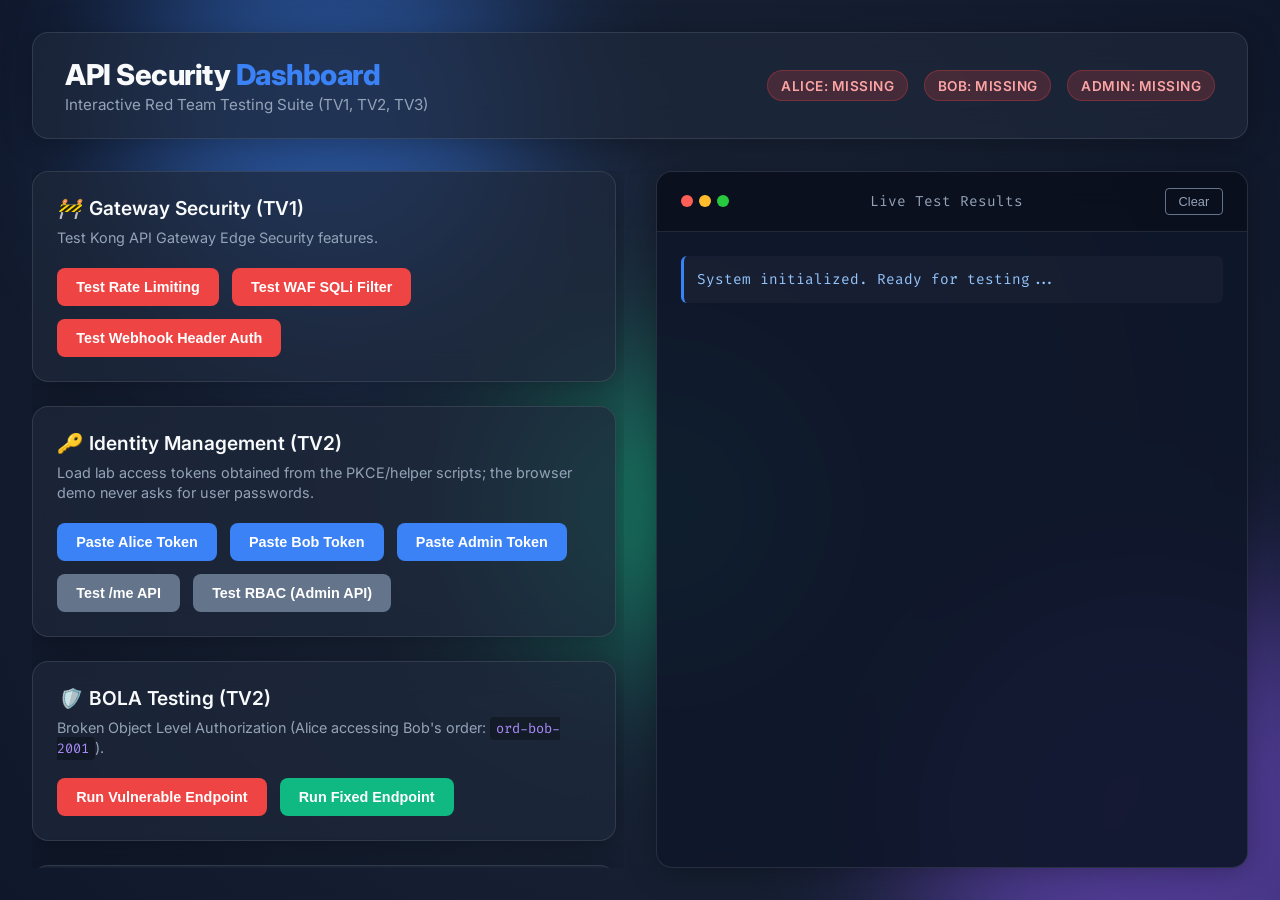
<file: frontend/index.html>
<!DOCTYPE html>
<html lang="en">
<head>
  <meta charset="UTF-8">
  <meta name="viewport" content="width=device-width, initial-scale=1.0">
  <title>API Security Test Dashboard</title>
  <link rel="stylesheet" href="style.css">
  <link href="https://fonts.googleapis.com/css2?family=Inter:wght@300;400;600;800&family=Fira+Code:wght@400;600&display=swap" rel="stylesheet">
</head>
<body>
  <div class="background-orbs">
    <div class="orb orb-1"></div>
    <div class="orb orb-2"></div>
    <div class="orb orb-3"></div>
  </div>

  <div class="container">
    <header class="glass-panel">
      <div class="header-content">
        <h1>API Security <span>Dashboard</span></h1>
        <p>Interactive Red Team Testing Suite (TV1, TV2, TV3)</p>
      </div>
      <div class="token-status">
        <div class="badge badge-error" id="tokenBadgeAlice">Alice: Missing</div>
        <div class="badge badge-error" id="tokenBadgeBob">Bob: Missing</div>
        <div class="badge badge-error" id="tokenBadgeAdmin">Admin: Missing</div>
      </div>
    </header>

    <div class="main-grid">
      <!-- Controls Panel -->
      <div class="controls-panel">
        
        <!-- Gateway Security Section -->
        <section class="glass-panel section-card">
          <h2><i class="icon">🚧</i> Gateway Security (TV1)</h2>
          <p class="desc">Test Kong API Gateway Edge Security features.</p>
          <div class="btn-group">
            <button id="btnRateLimit" class="btn btn-danger">Test Rate Limiting</button>
            <button id="btnWafSqli" class="btn btn-danger">Test WAF SQLi Filter</button>
            <button id="btnMissingWebhookHeader" class="btn btn-danger">Test Webhook Header Auth</button>
          </div>
        </section>

        <!-- Identity Section -->
        <section class="glass-panel section-card">
          <h2><i class="icon">🔑</i> Identity Management (TV2)</h2>
          <p class="desc">Load lab access tokens obtained from the PKCE/helper scripts; the browser demo never asks for user passwords.</p>
          <div class="btn-group">
            <button id="btnGetAlice" class="btn btn-primary">Paste Alice Token</button>
            <button id="btnGetBob" class="btn btn-primary">Paste Bob Token</button>
            <button id="btnGetAdmin" class="btn btn-primary">Paste Admin Token</button>
          </div>
          <div class="btn-group mt-2">
            <button id="btnTestAuth" class="btn btn-secondary">Test /me API</button>
            <button id="btnRbacTest" class="btn btn-secondary">Test RBAC (Admin API)</button>
          </div>
        </section>

        <!-- BOLA Section -->
        <section class="glass-panel section-card">
          <h2><i class="icon">🛡️</i> BOLA Testing (TV2)</h2>
          <p class="desc">Broken Object Level Authorization (Alice accessing Bob's order: <code>ord-bob-2001</code>).</p>
          <div class="btn-group">
            <button id="btnBolaVuln" class="btn btn-danger">Run Vulnerable Endpoint</button>
            <button id="btnBolaFixed" class="btn btn-success">Run Fixed Endpoint</button>
          </div>
        </section>

        <!-- Billing Section -->
        <section class="glass-panel section-card">
          <h2><i class="icon">💳</i> Billing Service (TV3)</h2>
          <p class="desc">Test internal service integrations and observability.</p>
          <div class="btn-group">
            <button id="btnBillingCheckout" class="btn btn-success">Run Checkout Flow</button>
          </div>
        </section>

        <!-- SSRF Section -->
        <section class="glass-panel section-card">
          <h2><i class="icon">🌐</i> SSRF Testing (TV3)</h2>
          <p class="desc">Server-Side Request Forgery targeting cloud metadata (<code>http://169.254.169.254/...</code>). <strong>⚠️ Requires Admin Token.</strong></p>
          <div class="btn-group">
            <button id="btnSsrfVuln" class="btn btn-danger">Run Vulnerable Endpoint</button>
            <button id="btnSsrfFixed" class="btn btn-success">Run Fixed Endpoint</button>
          </div>
        </section>

        <!-- Webhook Forgery Section -->
        <section class="glass-panel section-card">
          <h2><i class="icon">🪝</i> Webhook Forgery (TV3)</h2>
          <p class="desc">Test browser-safe rejection behavior. Valid HMAC signing stays in CLI/server-side demos.</p>
          <div class="btn-group">
            <button id="btnWebhookValid" class="btn btn-success">Show Valid Webhook CLI</button>
            <button id="btnWebhookInvalid" class="btn btn-danger">Send Invalid Signature</button>
          </div>
        </section>

      </div>

      <!-- Console Panel -->
      <div class="console-panel glass-panel">
        <div class="console-header">
          <div class="dots">
            <span class="dot red"></span>
            <span class="dot yellow"></span>
            <span class="dot green"></span>
          </div>
          <span class="console-title">Live Test Results</span>
          <button id="btnClear" class="btn-clear">Clear</button>
        </div>
        <div class="console-body" id="consoleBody">
          <div class="log-entry system">System initialized. Ready for testing...</div>
        </div>
      </div>
    </div>
  </div>

  <script src="app.js"></script>
</body>
</html>
</file>
<file: frontend/style.css>
:root {
  --bg-color: #0f172a;
  --panel-bg: rgba(30, 41, 59, 0.7);
  --panel-border: rgba(255, 255, 255, 0.1);
  --text-primary: #f8fafc;
  --text-secondary: #94a3b8;
  --primary: #3b82f6;
  --primary-hover: #2563eb;
  --danger: #ef4444;
  --danger-hover: #dc2626;
  --success: #10b981;
  --success-hover: #059669;
  --secondary: #64748b;
  --secondary-hover: #475569;
  --console-bg: rgba(15, 23, 42, 0.9);
}

* {
  box-sizing: border-box;
  margin: 0;
  padding: 0;
}

body {
  font-family: 'Inter', sans-serif;
  background-color: var(--bg-color);
  color: var(--text-primary);
  min-height: 100vh;
  overflow-x: hidden;
}

/* Background Animated Orbs */
.background-orbs {
  position: fixed;
  top: 0; left: 0; width: 100vw; height: 100vh;
  z-index: -1;
  overflow: hidden;
  background: radial-gradient(circle at center, #1e293b 0%, #0f172a 100%);
}

.orb {
  position: absolute;
  border-radius: 50%;
  filter: blur(80px);
  opacity: 0.5;
  animation: float 20s infinite alternate ease-in-out;
}

.orb-1 { width: 400px; height: 400px; background: #3b82f6; top: -10%; left: 10%; }
.orb-2 { width: 500px; height: 500px; background: #8b5cf6; bottom: -20%; right: -10%; animation-delay: -5s; }
.orb-3 { width: 300px; height: 300px; background: #10b981; top: 40%; left: 40%; animation-delay: -10s; }

@keyframes float {
  0% { transform: translate(0, 0) scale(1); }
  100% { transform: translate(50px, 50px) scale(1.1); }
}

/* Layout */
.container {
  max-width: 1400px;
  margin: 0 auto;
  padding: 2rem;
  display: flex;
  flex-direction: column;
  gap: 2rem;
  height: 100vh;
}

/* Glassmorphism */
.glass-panel {
  background: var(--panel-bg);
  backdrop-filter: blur(16px);
  -webkit-backdrop-filter: blur(16px);
  border: 1px solid var(--panel-border);
  border-radius: 16px;
  box-shadow: 0 4px 30px rgba(0, 0, 0, 0.3);
}

/* Header */
header {
  display: flex;
  justify-content: space-between;
  align-items: center;
  padding: 1.5rem 2rem;
}

header h1 {
  font-weight: 800;
  font-size: 1.8rem;
  letter-spacing: -0.5px;
}

header h1 span { color: var(--primary); }
header p { color: var(--text-secondary); margin-top: 0.2rem; font-size: 0.95rem; }

.token-status {
  display: flex;
  gap: 1rem;
}

.badge {
  padding: 0.4rem 0.8rem;
  border-radius: 9999px;
  font-size: 0.85rem;
  font-weight: 600;
  text-transform: uppercase;
  letter-spacing: 0.5px;
  transition: all 0.3s ease;
}

.badge-error { background: rgba(239, 68, 68, 0.2); color: #fca5a5; border: 1px solid rgba(239, 68, 68, 0.3); }
.badge-success { background: rgba(16, 185, 129, 0.2); color: #6ee7b7; border: 1px solid rgba(16, 185, 129, 0.3); }

/* Main Grid */
.main-grid {
  display: grid;
  grid-template-columns: 1fr 1fr;
  gap: 2rem;
  flex: 1;
  min-height: 0;
}

/* Sections */
.controls-panel {
  display: flex;
  flex-direction: column;
  gap: 1.5rem;
  overflow-y: auto;
  padding-right: 0.5rem;
}

.controls-panel::-webkit-scrollbar { width: 8px; }
.controls-panel::-webkit-scrollbar-thumb { background: rgba(255,255,255,0.1); border-radius: 4px; }

.section-card {
  padding: 1.5rem;
  transition: transform 0.2s ease, box-shadow 0.2s ease;
}

.section-card:hover {
  transform: translateY(-2px);
  box-shadow: 0 8px 30px rgba(0,0,0,0.4);
}

.section-card h2 {
  font-size: 1.2rem;
  font-weight: 600;
  margin-bottom: 0.5rem;
  display: flex;
  align-items: center;
  gap: 0.5rem;
}

.section-card .desc {
  color: var(--text-secondary);
  font-size: 0.9rem;
  margin-bottom: 1.2rem;
  line-height: 1.4;
}

code {
  background: rgba(0,0,0,0.3);
  padding: 0.2rem 0.4rem;
  border-radius: 4px;
  font-family: 'Fira Code', monospace;
  font-size: 0.85rem;
  color: #a78bfa;
}

/* Buttons */
.btn-group {
  display: flex;
  gap: 0.8rem;
  flex-wrap: wrap;
}

.mt-2 { margin-top: 0.8rem; }

.btn {
  border: none;
  padding: 0.7rem 1.2rem;
  border-radius: 8px;
  font-weight: 600;
  font-size: 0.9rem;
  cursor: pointer;
  transition: all 0.2s ease;
  color: white;
  display: flex;
  align-items: center;
  justify-content: center;
}

.btn:active { transform: scale(0.97); }

.btn-primary { background: var(--primary); }
.btn-primary:hover { background: var(--primary-hover); box-shadow: 0 0 15px rgba(59, 130, 246, 0.4); }

.btn-secondary { background: var(--secondary); }
.btn-secondary:hover { background: var(--secondary-hover); }

.btn-danger { background: var(--danger); }
.btn-danger:hover { background: var(--danger-hover); box-shadow: 0 0 15px rgba(239, 68, 68, 0.4); }

.btn-success { background: var(--success); }
.btn-success:hover { background: var(--success-hover); box-shadow: 0 0 15px rgba(16, 185, 129, 0.4); }

/* Console Panel */
.console-panel {
  display: flex;
  flex-direction: column;
  background: var(--console-bg);
  overflow: hidden;
}

.console-header {
  padding: 1rem 1.5rem;
  background: rgba(0,0,0,0.3);
  display: flex;
  align-items: center;
  justify-content: space-between;
  border-bottom: 1px solid var(--panel-border);
}

.dots { display: flex; gap: 6px; }
.dot { width: 12px; height: 12px; border-radius: 50%; }
.dot.red { background: #ff5f56; }
.dot.yellow { background: #ffbd2e; }
.dot.green { background: #27c93f; }

.console-title {
  font-family: 'Fira Code', monospace;
  font-size: 0.9rem;
  color: var(--text-secondary);
}

.btn-clear {
  background: transparent; border: 1px solid var(--secondary); color: var(--text-secondary);
  padding: 0.3rem 0.8rem; border-radius: 4px; cursor: pointer; font-size: 0.8rem;
}
.btn-clear:hover { background: rgba(255,255,255,0.1); color: white; }

.console-body {
  flex: 1;
  padding: 1.5rem;
  overflow-y: auto;
  font-family: 'Fira Code', monospace;
  font-size: 0.9rem;
  line-height: 1.5;
  display: flex;
  flex-direction: column;
  gap: 1rem;
}

.console-body::-webkit-scrollbar { width: 8px; }
.console-body::-webkit-scrollbar-thumb { background: rgba(255,255,255,0.2); }

.log-entry {
  padding: 0.8rem;
  border-radius: 6px;
  background: rgba(255,255,255,0.03);
  border-left: 3px solid #cbd5e1;
  animation: fade-in 0.3s ease-out;
  word-break: break-all;
}

.log-entry.system { border-color: var(--primary); color: #93c5fd; }
.log-entry.info { border-color: var(--primary); }
.log-entry.pass { border-color: var(--success); background: rgba(16, 185, 129, 0.05); }
.log-entry.fail { border-color: var(--danger); background: rgba(239, 68, 68, 0.05); }

.log-time { color: var(--text-secondary); font-size: 0.8rem; margin-right: 0.5rem; }
.log-req { color: #fde047; font-weight: 600; }
.log-status { font-weight: bold; margin-left: 0.5rem; }
.status-200 { color: #4ade80; }
.status-403 { color: #f87171; }
.status-401 { color: #fb923c; }

pre.json-body {
  margin-top: 0.5rem;
  background: rgba(0,0,0,0.5);
  padding: 0.5rem;
  border-radius: 4px;
  font-size: 0.8rem;
  color: #e2e8f0;
  white-space: pre-wrap;
}

@keyframes fade-in {
  from { opacity: 0; transform: translateY(5px); }
  to { opacity: 1; transform: translateY(0); }
}
</file>
